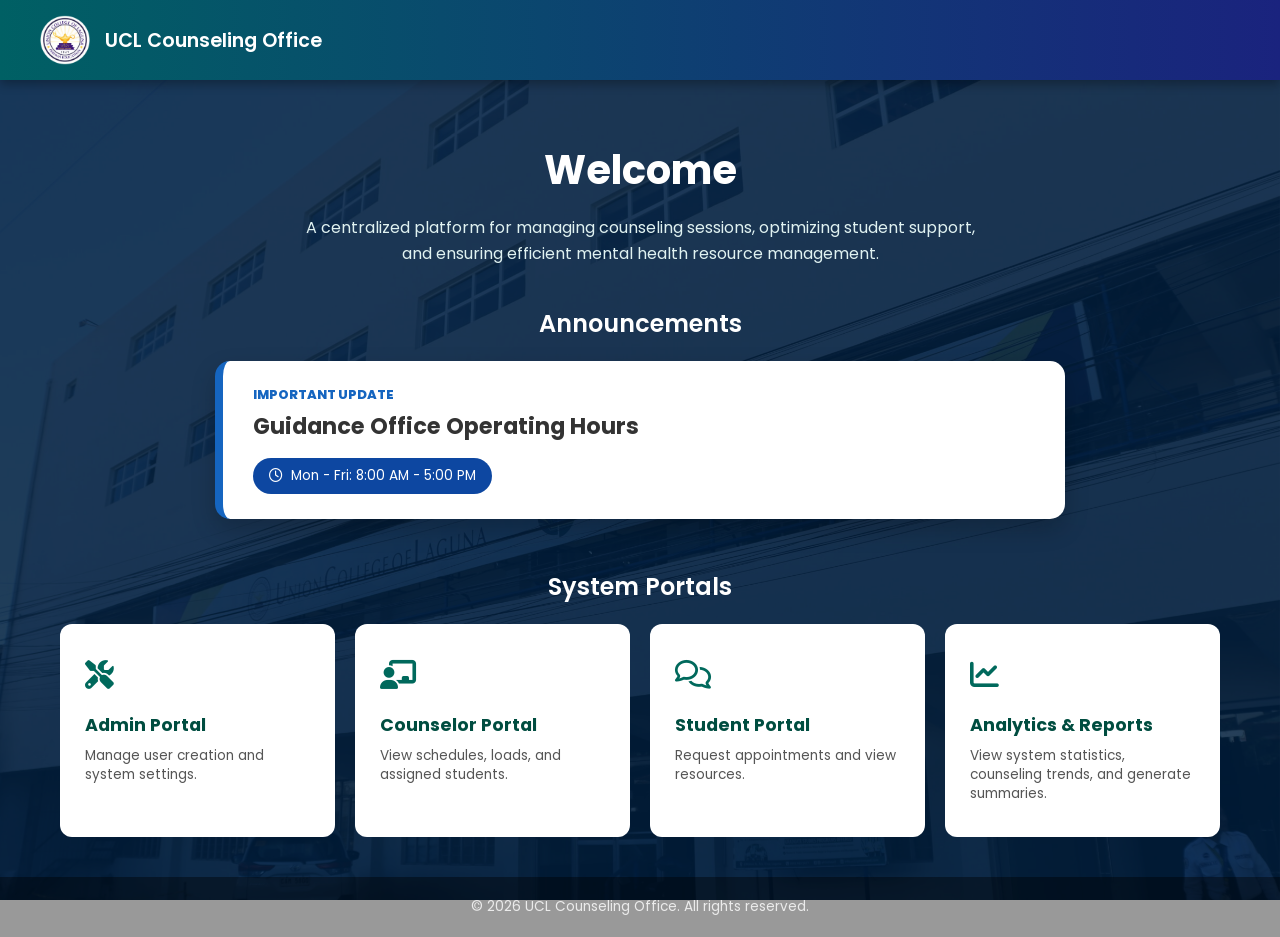
<file: htdocs/index.html>
<!DOCTYPE html>
<html lang="en">
<head>
  <meta charset="UTF-8" />
  <meta name="viewport" content="width=device-width, initial-scale=1.0" />
  <title>UCL Counseling Portal</title>

  <link rel="stylesheet" href="https://cdnjs.cloudflare.com/ajax/libs/font-awesome/6.4.0/css/all.min.css">

  <link href="https://fonts.googleapis.com/css2?family=Poppins:wght@300;400;600;700&display=swap" rel="stylesheet">

  <style>
    /* --- CSS RESET & VARIABLES --- */
    :root {
      --primary-color: #004d40;
      --secondary-color: #00695c;
      --accent-color: #00796b;
      --text-white: #ffffff;
      --text-dark: #333333;
      --card-bg: #ffffff;
      /* Blue Variables for Announcement */
      --blue-accent: #1565C0;
      --blue-dark: #0D47A1;
    }

    * {
      box-sizing: border-box;
      margin: 0;
      padding: 0;
    }

    body {
      font-family: 'Poppins', sans-serif;
      min-height: 100vh; /* Changed to min-height for better scrolling behavior */
      display: flex;
      flex-direction: column;
      overflow-x: hidden;
      color: var(--text-white);
    }

    /* --- BACKGROUND IMAGE FIX --- */
    .bg-image {
      position: fixed;
      top: 0;
      left: 0;
      width: 100%;
      height: 100%;
      /* Update this path to your actual image location */
      background: url("assets/image/bg_img.jpg") no-repeat center center;
      background-size: cover;
      z-index: -2;
    }

    .overlay {
      position: fixed;
      top: 0;
      left: 0;
      width: 100%;
      height: 100%;
      background: rgba(0, 30, 60, 0.85);
      z-index: -1;
    }

    /* --- NAVBAR --- */
    .navbar {
      display: flex;
      justify-content: space-between;
      align-items: center;
      padding: 15px 40px;
      background: linear-gradient(90deg, #006064, #1a237e);
      box-shadow: 0 4px 10px rgba(0,0,0,0.3);
    }

    .nav-brand {
      display: flex;
      align-items: center;
      gap: 15px;
      font-size: 1.2rem;
      font-weight: 600;
    }

    .nav-brand img {
      height: 50px;
      width: auto;
    }

    /* --- MAIN CONTENT --- */
    .container {
      flex: 1; /* This pushes the footer to the bottom */
      display: flex;
      flex-direction: column;
      align-items: center;
      padding: 40px 20px;
      width: 100%;
      max-width: 1200px;
      margin: 0 auto;
    }

    /* Welcome Section */
    .welcome-section {
      text-align: center;
      margin-bottom: 40px;
      margin-top: 20px;
    }

    .welcome-section h1 {
      font-size: 2.5rem;
      font-weight: 700;
      margin-bottom: 15px;
    }

    .welcome-section p {
      max-width: 700px;
      margin: 0 auto;
      font-size: 1rem;
      color: #e0f2f1;
      line-height: 1.6;
    }

    /* Announcement Section */
    .section-header {
      font-size: 1.5rem;
      font-weight: 600;
      margin-bottom: 20px;
      text-align: center;
    }

    .announcement-card {
      background: var(--card-bg);
      color: var(--text-dark);
      width: 100%;
      max-width: 850px;
      border-radius: 15px;
      padding: 25px 30px;
      display: flex;
      flex-direction: column;
      margin-bottom: 50px;
      position: relative;
      border-left: 8px solid var(--blue-accent);
      box-shadow: 0 10px 25px rgba(0,0,0,0.2);
    }

    .badge {
      color: var(--blue-accent);
      font-weight: 800;
      font-size: 0.8rem;
      text-transform: uppercase;
      margin-bottom: 5px;
    }

    .announcement-card h3 {
      font-size: 1.4rem;
      margin-bottom: 15px;
    }

    .schedule-tag {
      background-color: var(--blue-dark);
      color: white;
      align-self: flex-start;
      padding: 8px 16px;
      border-radius: 20px;
      font-size: 0.85rem;
      display: flex;
      align-items: center;
      gap: 8px;
    }

    /* Portals Grid */
    .portals-grid {
      display: grid;
      grid-template-columns: repeat(auto-fit, minmax(250px, 1fr));
      gap: 20px;
      width: 100%;
    }

    .portal-card {
      background: var(--card-bg);
      color: var(--text-dark);
      padding: 30px 25px;
      border-radius: 12px;
      text-align: left;
      cursor: pointer;
      text-decoration: none;
      transition: transform 0.3s ease, box-shadow 0.3s ease;
      position: relative;
      overflow: hidden;
      border-bottom: 4px solid transparent;
    }

    .portal-card:hover {
      transform: translateY(-8px);
      box-shadow: 0 15px 30px rgba(0,0,0,0.3);
      border-bottom: 4px solid #00897b;
    }

    .card-icon {
      font-size: 1.8rem;
      color: #00695c;
      margin-bottom: 15px;
    }

    .portal-card h4 {
      font-size: 1.1rem;
      font-weight: 700;
      margin-bottom: 8px;
      color: #004d40;
    }

    .portal-card p {
      font-size: 0.85rem;
      color: #555;
      line-height: 1.4;
    }

    /* --- FOOTER --- */
    .footer {
      text-align: center;
      padding: 20px;
      background: rgba(0, 0, 0, 0.4); /* Subtle transparent dark background */
      color: rgba(255, 255, 255, 0.8);
      font-size: 0.85rem;
      margin-top: auto;
    }

    /* Mobile Responsive */
    @media (max-width: 768px) {
      .welcome-section h1 { font-size: 1.8rem; }
      .navbar { padding: 15px 20px; }
      .nav-brand span { display: none; }
      .announcement-card { padding: 20px; }
    }
  </style>
</head>
<body>

  <div class="bg-image"></div>
  <div class="overlay"></div>

  <header class="navbar">
    <div class="nav-brand">
      <img src="assets/image/union_logo1.png" alt="Phinma Logo">
      <span>UCL Counseling Office</span>
    </div>
  </header>

  <div class="container">

    <div class="welcome-section">
      <h1>Welcome</h1>
      <p>A centralized platform for managing counseling sessions, optimizing student support, and ensuring efficient mental health resource management.</p>
    </div>

    <h2 class="section-header">Announcements</h2>
    <div class="announcement-card">
      <span class="badge">IMPORTANT UPDATE</span>
      <h3>Guidance Office Operating Hours</h3>
      <div class="schedule-tag">
        <i class="fa-regular fa-clock"></i>
        <span>Mon - Fri: 8:00 AM - 5:00 PM</span>
      </div>
    </div>

    <h2 class="section-header">System Portals</h2>
    <div class="portals-grid">

      <div class="portal-card" onclick="goTo('admin')">
        <div class="card-icon"><i class="fa-solid fa-screwdriver-wrench"></i></div>
        <h4>Admin Portal</h4>
        <p>Manage user creation and system settings.</p>
      </div>

      <div class="portal-card" onclick="goTo('counselor')">
        <div class="card-icon"><i class="fa-solid fa-chalkboard-user"></i></div>
        <h4>Counselor Portal</h4>
        <p>View schedules, loads, and assigned students.</p>
      </div>

      <div class="portal-card" onclick="goTo('students')">
        <div class="card-icon"><i class="fa-regular fa-comments"></i></div>
        <h4>Student Portal</h4>
        <p>Request appointments and view resources.</p>
      </div>

      <div class="portal-card" onclick="goTo('reports')">
        <div class="card-icon"><i class="fa-solid fa-chart-line"></i></div>
        <h4>Analytics & Reports</h4>
        <p>View system statistics, counseling trends, and generate summaries.</p>
      </div>

    </div>

  </div>

  <footer class="footer">
    <p>&copy; 2026 UCL Counseling Office. All rights reserved.</p>
  </footer>

  <script>
    function goTo(subdomain) {
      const urls = {
        'students': '/students/',
        'counselor': '/counselor/',
        'reports': '/reports/',
        'admin': '/admin/'
      };
      if (urls[subdomain]) window.location.href = urls[subdomain];
    }
  </script>

</body>
</html>
</file>
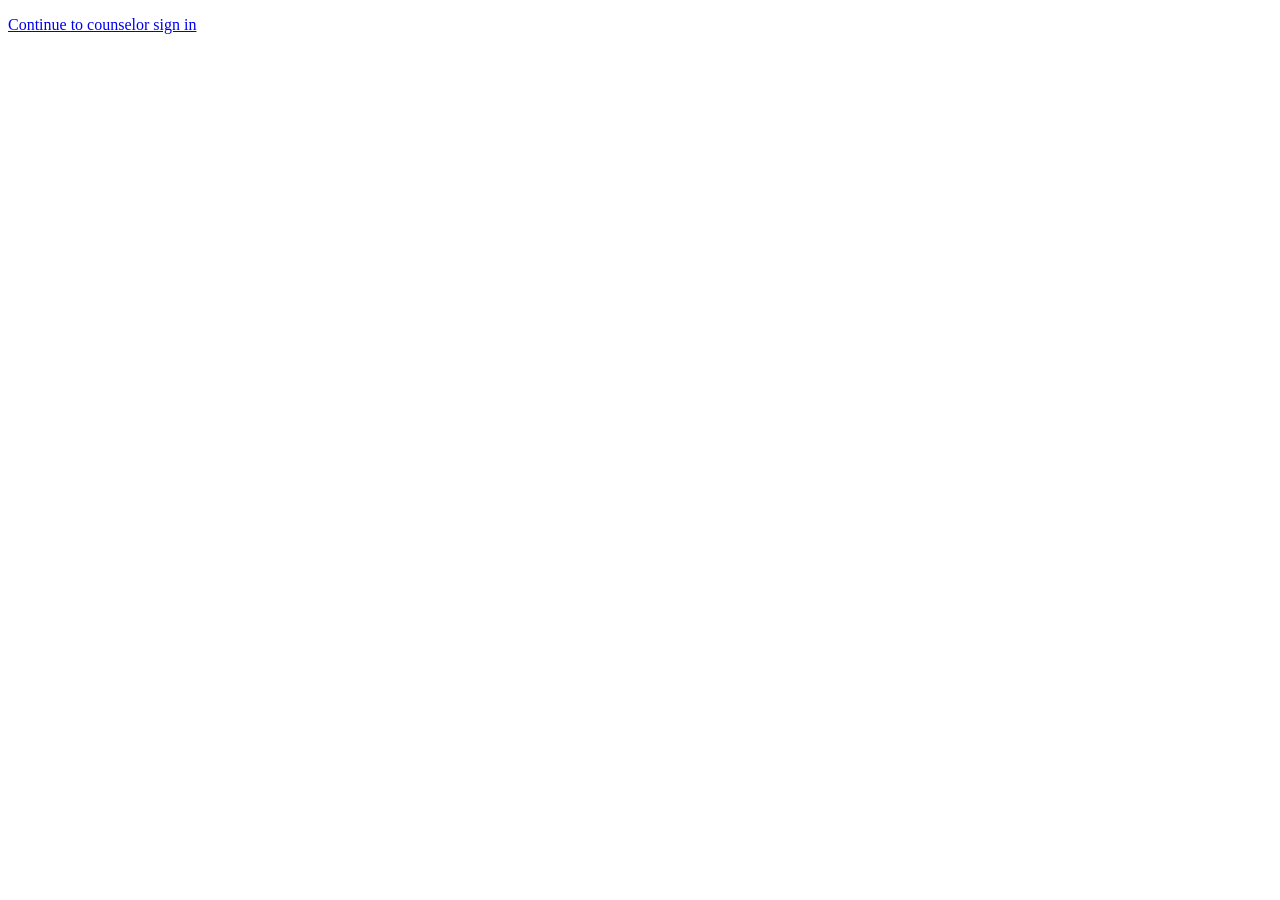
<file: htdocs/counselor/index.html>
<!doctype html><html lang="en"><head><meta charset="utf-8"><meta http-equiv="refresh" content="0;url=index.php"><title>Counselor Portal</title></head><body><p><a href="index.php">Continue to counselor sign in</a></p></body></html>
</file>
